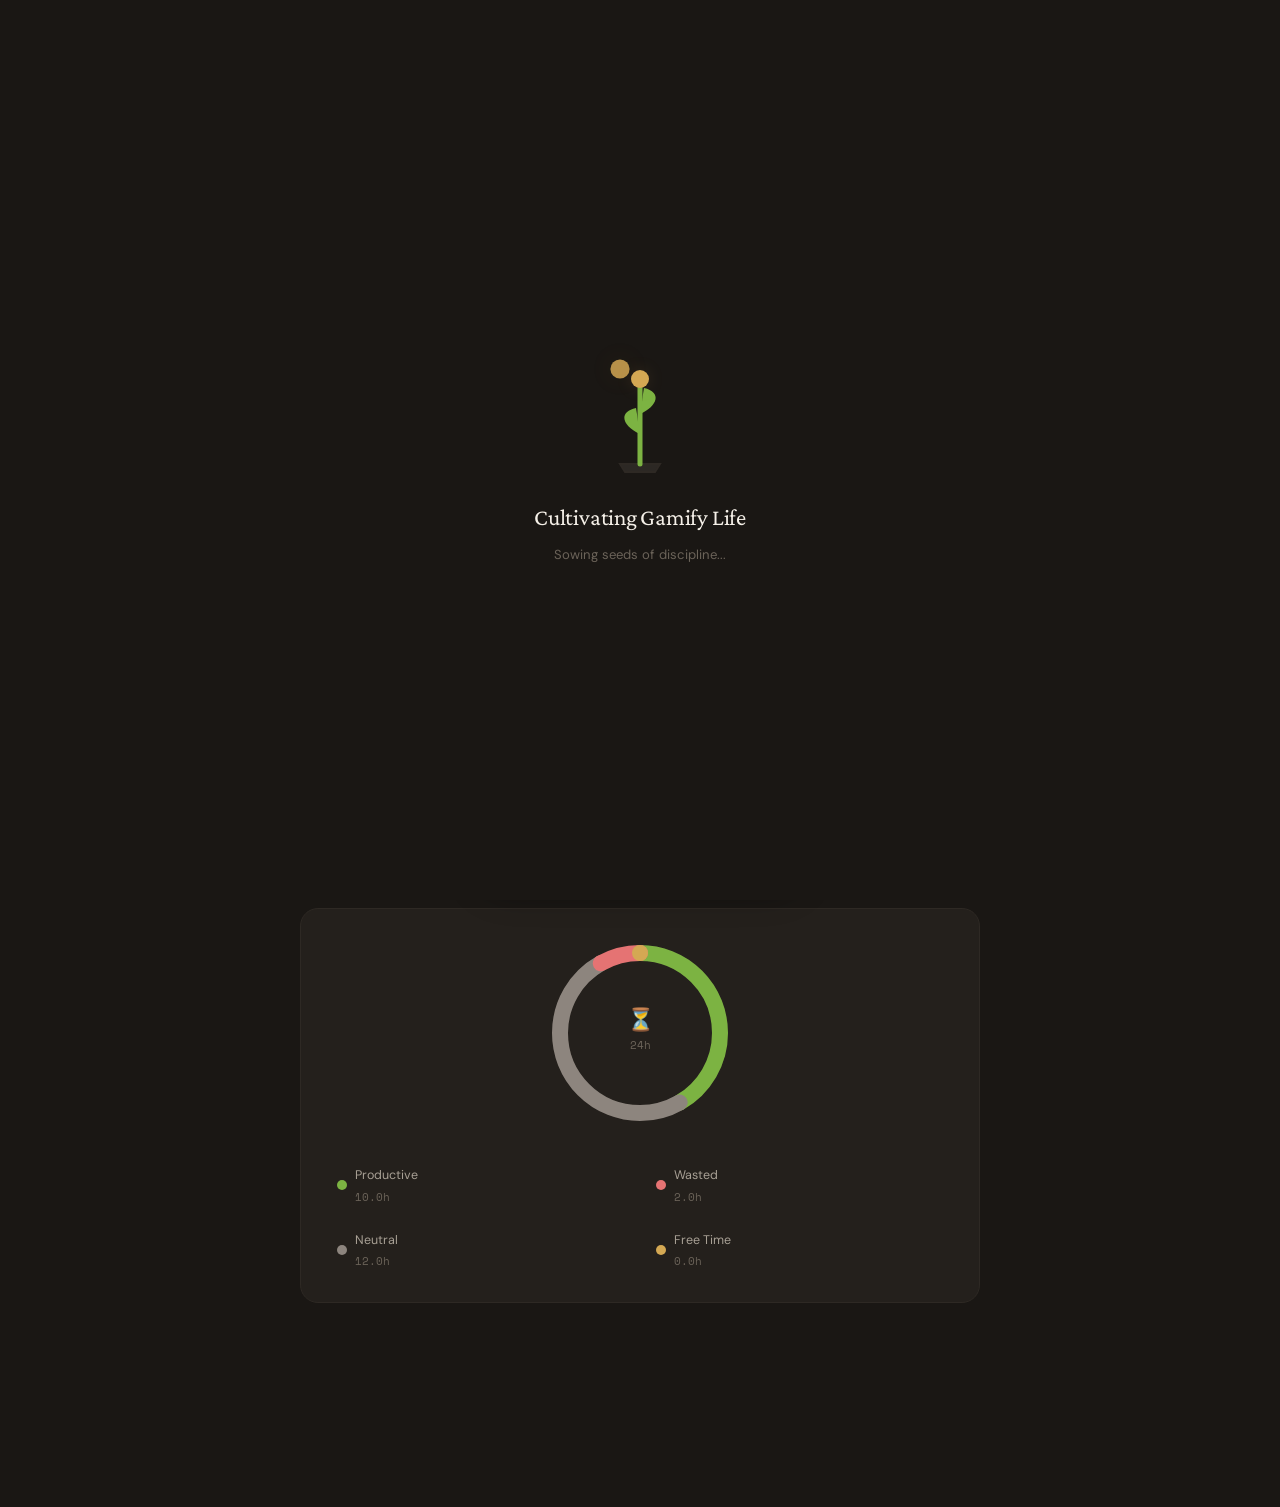
<file: index.html>
<!doctype html>
<html lang="en">
<head>
  <meta charset="utf-8" />
  <meta name="viewport" content="width=device-width, initial-scale=1" />
  <title>Gamify Life — Your Daily Journal</title>
  <meta name="description" content="A warm, gamified daily journal that grows a living garden as you complete your quests and build discipline." />
  <link rel="preconnect" href="https://fonts.googleapis.com" />
  <link rel="preconnect" href="https://fonts.gstatic.com" crossorigin />
  <link href="https://fonts.googleapis.com/css2?family=DM+Sans:ital,opsz,wght@0,9..40,300;0,9..40,400;0,9..40,500;0,9..40,600;0,9..40,700;1,9..40,400&family=Crimson+Pro:ital,wght@0,400;0,500;0,600;0,700;1,400;1,500&family=Space+Mono:wght@400;700&family=Caveat:wght@400;600&family=Playpen+Sans:wght@400;500&display=swap" rel="stylesheet" />

  <!-- Modular CSS -->
  <link rel="stylesheet" href="static/css/base.css" />
  <link rel="stylesheet" href="static/css/layout.css" />
  <link rel="stylesheet" href="static/css/components.css" />
  <link rel="stylesheet" href="static/css/garden.css" />
  <link rel="stylesheet" href="static/css/animations.css" />
</head>
<body>

  <!-- ═══════════════ LOADING SCREEN ═══════════════ -->
  <div class="loading-screen" id="loading-screen">
    <div class="loading-animation-container">
      <svg class="loading-sun-svg" viewBox="0 0 100 100">
        <circle cx="50" cy="50" r="16" fill="var(--accent)" />
      </svg>
      <svg class="loading-tree-svg" viewBox="0 0 100 120">
        <!-- Pot/ground -->
        <path d="M30 110 L70 110 L65 118 L35 118 Z" fill="#2C2824" stroke="var(--border)" stroke-width="2"/>
        <!-- Main growing stem -->
        <path id="loading-stem" d="M50 110 C50 85, 50 65, 50 25" fill="none" stroke="#7CB342" stroke-width="5" stroke-linecap="round" />
        <!-- Glowing leaves growing -->
        <path id="loading-leaf-l" d="M50 80 C32 72, 28 58, 46 54 C48 64, 48 72, 50 80" fill="#7CB342" />
        <path id="loading-leaf-r" d="M50 60 C68 52, 72 38, 54 34 C52 44, 52 52, 50 60" fill="#7CB342" />
        <!-- Bloom -->
        <circle id="loading-flower" cx="50" cy="25" r="9" fill="var(--accent)" />
      </svg>
    </div>
    <div class="loading-title">Cultivating Gamify Life</div>
    <div class="loading-sub">Sowing seeds of discipline...</div>
  </div>

  <!-- ═══════════════ LEVEL UP MODAL ═══════════════ -->
  <div class="overlay" id="level-modal">
    <div class="modal-card">
      <div class="modal-icon">🎉</div>
      <h2 class="modal-title">Level Up!</h2>
      <p class="modal-text">You've reached Level <strong id="modal-new-level">2</strong>. Your garden is blooming beautifully.</p>
      <button class="btn-primary" onclick="closeModal()">Keep growing</button>
    </div>
  </div>

  <!-- ═══════════════ PROFILE MODAL ═══════════════ -->
  <div class="overlay" id="profile-modal">
    <div class="modal-card profile-modal-card">
      <div class="modal-icon">👤</div>
      <h2 class="modal-title">Your Profile</h2>
      <form id="profile-form" onsubmit="saveProfile(event)">
        <div class="form-field">
          <label for="profile-name">Name</label>
          <input type="text" id="profile-name" name="name" class="form-input" required />
        </div>
        <div class="form-row">
          <div class="form-field">
            <label for="profile-age">Age</label>
            <input type="number" id="profile-age" name="age" class="form-input" placeholder="e.g. 25" />
          </div>
          <div class="form-field">
            <label for="profile-birthdate">Birthdate</label>
            <input type="date" id="profile-birthdate" name="birthdate" class="form-input" />
          </div>
        </div>
        <div class="form-field">
          <label for="profile-focus">Focus Level Goal</label>
          <select id="profile-focus" name="focus_level" class="form-input">
            <option value="Needs Realignment">Needs Realignment</option>
            <option value="Moderate">Moderate / Balanced</option>
            <option value="Laser Focused">Laser Focused</option>
          </select>
        </div>
        
        <!-- Focus suggestion box based on tracker data -->
        <div class="focus-suggestion-box">
          <div class="suggestion-header-row">
            <span class="suggestion-title">💡 Focus Suggestion</span>
            <span class="suggestion-badge" id="suggested-focus-badge">Moderate</span>
          </div>
          <div class="suggestion-reason" id="suggested-focus-reason">Log some routine activities to get a suggestion.</div>
          <button type="button" class="btn-activate-suggestion" onclick="applySuggestedFocus()">Apply Suggestion</button>
        </div>

        <div style="display: flex; gap: 12px; margin-top: 24px;">
          <button type="button" class="btn-secondary" onclick="closeProfileModal()">Cancel</button>
          <button type="submit" class="btn-primary" style="flex: 1;">Save Profile</button>
        </div>
      </form>
    </div>
  </div>

  <!-- ═══════════════ SETTINGS MODAL ═══════════════ -->
  <div class="overlay" id="settings-modal">
    <div class="modal-card">
      <div class="modal-icon">⚙️</div>
      <h2 class="modal-title">AI Settings</h2>
      <form id="settings-form" onsubmit="saveSettings(event)">
        <div class="form-field">
          <label for="settings-key">NVIDIA API Key</label>
          <input type="password" id="settings-key" class="form-input" placeholder="Paste your nvapi-..." />
          <p style="font-size: 0.68rem; color: var(--text-muted); margin-top: 4px; text-align: left;">
            Your key is saved locally in your browser and never sent to any server. Leave blank to run offline.
          </p>
        </div>
        <div class="form-field">
          <label for="settings-model">Model Name</label>
          <input type="text" id="settings-model" class="form-input" value="z-ai/glm-5.1" />
        </div>
        <div class="form-field">
          <label for="settings-url">API Base URL</label>
          <input type="text" id="settings-url" class="form-input" value="https://integrate.api.nvidia.com/v1" />
        </div>
        <div style="display: flex; gap: 12px; margin-top: 24px;">
          <button type="button" class="btn-secondary" onclick="closeSettingsModal()">Cancel</button>
          <button type="submit" class="btn-primary" style="flex: 1;">Save Settings</button>
        </div>
      </form>
    </div>
  </div>

  <!-- ═══════════════ TOP BAR ═══════════════ -->
  <div class="top-bar">
    <div class="ambient-time">
      <span class="time-dot"></span>
      <span id="ambient-clock">--:--</span>
      <span id="ambient-date" class="ambient-date"></span>
    </div>
    <div class="top-actions">
      <button class="top-btn" title="AI Settings" onclick="openSettingsModal()">⚙️</button>
      <button class="top-btn" title="Profile" onclick="openProfileModal()">👤</button>
    </div>
  </div>

  <!-- ═══════════════ MAIN CONTENT ═══════════════ -->
  <div class="app-shell">
    <div class="main-scroll">

      <!-- Flash Messages Container -->
      <div id="flash-container" class="flash-stack" style="display: none;"></div>

      <!-- ══════════ TAB: HOME ══════════ -->
      <div class="tab-panel" id="tab-home">

        <!-- 🌅 Morning Greeting -->
        <section class="greeting-section">
          <div class="greeting-label" id="greeting-label">Good morning</div>
          <h1 class="greeting-title">
            <span id="greeting-text-prefix">Good morning</span>, <span class="accent-name" id="display-profile-name">Explorer</span>
            <span id="greeting-icon">🌅</span>
          </h1>
          <p class="daily-quote" id="daily-slogan">"Focus on the process, not the outcome. Consistency wins."</p>

          <div class="intention-box">
            <span class="intention-icon">🎯</span>
            <input type="text" class="intention-input" placeholder="What's your intention for today?" id="intention-input" />
          </div>

          <div class="quick-stats">
            <div class="stat-pill accent-pill">
              <span class="pill-icon">🔥</span>
              <span class="pill-value" id="hud-streak">0</span>
              <span class="pill-label">streak</span>
            </div>
            <div class="stat-pill">
              <span class="pill-icon">⭐</span>
              <span class="pill-value">Lv.<span id="hud-level">1</span></span>
              <span class="pill-label">level</span>
            </div>
            <div class="stat-pill">
              <span class="pill-icon">🌱</span>
              <span class="pill-value"><span id="hud-xp-text">0</span>/100</span>
              <span class="pill-label">xp</span>
            </div>
          </div>
        </section>

        <!-- 🌱 Living Garden -->
        <section class="garden-section">
          <canvas class="garden-canvas" id="garden-canvas"></canvas>
          <div class="garden-overlay">
            <div class="garden-status">
              <div class="garden-stage">Garden Stage</div>
              <div class="garden-progress-text" id="garden-text">Loading garden…</div>
              <div class="garden-progress-bar">
                <div class="garden-progress-fill" id="garden-fill" style="width: 0%"></div>
              </div>
            </div>
          </div>
        </section>

        <!-- 📝 Quest Cards -->
        <section class="quests-section">
          <div class="section-header">
            <h2 class="section-title">Today's Quests</h2>
            <span class="section-meta" id="quest-count">0/0</span>
          </div>
          <div id="quest-list"></div>
        </section>

        <!-- 🍩 Time Ring -->
        <section class="time-section">
          <div class="section-header">
            <h2 class="section-title">How did you spend today?</h2>
          </div>
          <div class="time-ring-container">
            <svg class="time-ring-svg" viewBox="0 0 100 100">
              <circle cx="50" cy="50" r="40" fill="none" stroke="var(--border)" stroke-width="8" />
              <circle cx="50" cy="50" r="40" fill="none" stroke="var(--success)" stroke-width="8"
                stroke-dasharray="0 252" stroke-dashoffset="0" stroke-linecap="round"
                transform="rotate(-90 50 50)" id="ring-productive" />
              <circle cx="50" cy="50" r="40" fill="none" stroke="var(--neutral-gray)" stroke-width="8"
                stroke-dasharray="0 252" stroke-dashoffset="0" stroke-linecap="round"
                transform="rotate(-90 50 50)" id="ring-neutral" />
              <circle cx="50" cy="50" r="40" fill="none" stroke="var(--error)" stroke-width="8"
                stroke-dasharray="0 252" stroke-dashoffset="0" stroke-linecap="round"
                transform="rotate(-90 50 50)" id="ring-unproductive" />
              <circle cx="50" cy="50" r="40" fill="none" stroke="var(--accent)" stroke-width="8"
                stroke-dasharray="0 252" stroke-dashoffset="0" stroke-linecap="round"
                transform="rotate(-90 50 50)" id="ring-free" />
              <text x="50" y="47" text-anchor="middle" font-size="11" fill="var(--text-muted)">⏳</text>
              <text x="50" y="58" text-anchor="middle" font-size="5.5" fill="var(--text-muted)" font-family="var(--font-mono)">24h</text>
            </svg>
            <div class="time-legend">
              <div class="time-legend-item">
                <div class="legend-dot" style="background: var(--success)"></div>
                <div class="legend-info">
                  <span class="legend-label">Productive</span>
                  <span class="legend-time">0.0h</span>
                </div>
              </div>
              <div class="time-legend-item">
                <div class="legend-dot" style="background: var(--error)"></div>
                <div class="legend-info">
                  <span class="legend-label">Wasted</span>
                  <span class="legend-time">0.0h</span>
                </div>
              </div>
              <div class="time-legend-item">
                <div class="legend-dot" style="background: var(--neutral-gray)"></div>
                <div class="legend-info">
                  <span class="legend-label">Neutral</span>
                  <span class="legend-time">0.0h</span>
                </div>
              </div>
              <div class="time-legend-item">
                <div class="legend-dot" style="background: var(--accent)"></div>
                <div class="legend-info">
                  <span class="legend-label">Free Time</span>
                  <span class="legend-time">24.0h</span>
                </div>
              </div>
            </div>
          </div>
        </section>

      </div>


      <!-- ══════════ TAB: GOALS ══════════ -->
      <div class="tab-panel" id="tab-goals">

        <section>
          <div class="section-header">
            <h2 class="section-title">Initiate New Campaign</h2>
          </div>

          <form id="goal-form" onsubmit="handleGoalFormSubmit(event)">
            <div class="form-field">
              <label for="goal">Goal Description</label>
              <input id="goal" name="goal" type="text" class="form-input" placeholder="e.g. Run 10km under 50 mins" required />
            </div>
            <div class="form-field">
              <label for="current_level">Current Starting Level</label>
              <textarea id="current_level" name="current_level" class="form-input" rows="2" placeholder="e.g. Can run 5km in 30 mins"></textarea>
            </div>
            <div class="form-row">
              <div class="form-field">
                <label for="deadline">Target Deadline</label>
                <input id="deadline" name="deadline" type="text" class="form-input" placeholder="e.g. 45 days" />
              </div>
              <div class="form-field">
                <label for="available_time">Available Hours</label>
                <input id="available_time" name="available_time" type="text" class="form-input" placeholder="e.g. 1 hour daily" />
              </div>
            </div>
            <button type="submit" class="btn-primary">Generate Probability Plan</button>
          </form>
        </section>

        <section>
          <div class="section-header">
            <h2 class="section-title">Campaign Log Book</h2>
          </div>
          <div id="goal-log-book"></div>
        </section>
      </div>


      <!-- ══════════ TAB: ROUTINE ══════════ -->
      <div class="tab-panel" id="tab-routine">

        <section>
          <div class="section-header">
            <h2 class="section-title">Log Daily Activity</h2>
          </div>

          <form id="activity-form" onsubmit="handleActivityFormSubmit(event)">
            <div class="form-field">
              <label for="act-name">Activity Title</label>
              <input id="act-name" name="name" type="text" class="form-input" placeholder="e.g. Gym, Study, Social Media" required />
            </div>
            <div class="form-row">
              <div class="form-field">
                <label for="act-duration">Hours Spent</label>
                <input id="act-duration" name="duration" type="number" step="0.5" min="0.5" max="24" class="form-input" placeholder="e.g. 2" required />
              </div>
              <div class="form-field">
                <label for="act-type">Type</label>
                <select id="act-type" name="type" class="form-input" required>
                  <option value="productive">Productive</option>
                  <option value="neutral">Neutral</option>
                  <option value="unproductive">Unproductive</option>
                </select>
              </div>
            </div>
            <button type="submit" class="btn-secondary">Add to Tracker</button>
          </form>
        </section>

        <section>
          <div class="section-header">
            <h2 class="section-title">Schedule Map</h2>
            <span class="section-meta">0.0h logged</span>
          </div>
          <div id="routine-list"></div>
        </section>
      </div>


      <!-- ══════════ TAB: REVIEW ══════════ -->
      <div class="tab-panel" id="tab-review">

        <!-- 🌙 Evening Review -->
        <section class="evening-section" style="margin-bottom: var(--space-lg);">
          <div class="evening-icon">🌙</div>
          <h2 class="evening-title">Evening wind-down</h2>
          <ul class="evening-summary" id="review-summary-list">
            <li>🌱 Your garden is growing based on your quests.</li>
            <li>🔥 You kept a streak alive.</li>
            <li>⏳ Track and log your hours daily.</li>
          </ul>

          <form id="review-form">
            <div style="margin-bottom: var(--space-sm);">
              <label style="font-family: var(--font-mono); font-size: 0.65rem; text-transform: uppercase; letter-spacing: 0.15em; color: var(--text-muted); display: block; margin-bottom: 8px; text-align: left;">Discipline Rating</label>
              <input type="hidden" name="rating" id="review-rating-input" value="5" />
              <div class="star-row">
                <button type="button" class="star-btn selected" data-value="1">★</button>
                <button type="button" class="star-btn selected" data-value="2">★</button>
                <button type="button" class="star-btn selected" data-value="3">★</button>
                <button type="button" class="star-btn selected" data-value="4">★</button>
                <button type="button" class="star-btn selected" data-value="5">★</button>
              </div>
            </div>
            <input type="text" name="notes" class="evening-input" placeholder="One thing to carry into tomorrow…" required />
            <button type="submit" class="btn-primary">Close the journal & claim +15 XP →</button>
          </form>
        </section>

        <!-- Past reflections -->
        <section>
          <div class="section-header">
            <h2 class="section-title">Past Reflections</h2>
          </div>
          <div id="past-reflections-list"></div>
        </section>
      </div>

    </div>
  </div>


  <!-- ═══════════════ BOTTOM DOCK ═══════════════ -->
  <nav class="bottom-dock">
    <button class="dock-item active" data-tab="home">
      <span class="dock-icon">🏠</span>
      <span class="dock-label">Home</span>
    </button>
    <button class="dock-item" data-tab="goals">
      <span class="dock-icon">🎯</span>
      <span class="dock-label">Goals</span>
    </button>
    <button class="dock-item" data-tab="routine">
      <span class="dock-icon">⏱️</span>
      <span class="dock-label">Routine</span>
    </button>
    <button class="dock-item" data-tab="review">
      <span class="dock-icon">🌙</span>
      <span class="dock-label">Review</span>
    </button>
  </nav>


  <!-- ═══════════════ CHAT FAB ═══════════════ -->
  <button class="chat-fab" id="chat-fab">💬</button>

  <!-- ═══════════════ CHAT DRAWER ═══════════════ -->
  <div class="chat-drawer" id="chat-drawer">
    <div class="chat-header">
      <div class="chat-header-left">
        <span class="chat-header-icon">✨</span>
        <div>
          <div class="chat-header-title">Your Coach</div>
          <div class="chat-header-sub">Always here to help</div>
        </div>
      </div>
      <button class="chat-close" id="chat-close">✕</button>
    </div>
    <div class="chat-body" id="chat-body"></div>
    <div class="chat-footer">
      <input type="text" class="chat-input" id="chat-input" placeholder="Ask me anything…" />
      <button class="chat-send" id="chat-send">→</button>
    </div>
  </div>


  <!-- ═══════════════ CLIENT DB AND GENERATORS ═══════════════ -->
  <script src="static/js/db.js"></script>
  <script src="static/js/goal-generator.js"></script>

  <!-- ═══════════════ MODULAR JS ═══════════════ -->
  <script src="static/js/clock.js"></script>
  <script src="static/js/garden.js"></script>
  <script src="static/js/quests.js"></script>
  <script src="static/js/time-ring.js"></script>
  <script src="static/js/evening.js"></script>
  <script src="static/js/chat.js"></script>
  <script src="static/js/navigation.js"></script>
  <script src="static/js/profile.js"></script>

  <!-- ═══════════════ DYNAMIC BRIDGE INITIALIZER ═══════════════ -->
  <script>
    // Seeding dynamic data bridge on load
    (function() {
      // Set daily motivational quotes
      const MOTIVATIONAL_SLOGANS = [
        "Focus on the process, not the outcome. Consistency wins.",
        "You don't need motivation, you need discipline.",
        "Every action you take is a vote for the person you want to become.",
        "Discipline compounds. 1% better every single day.",
        "The pain of discipline is temporary; the pain of regret is permanent.",
        "Subtract the noise. Focus on the high-leverage bottlenecks.",
        "Consistency beats talent. Show up every day.",
        "Your daily routine is your actual priority. Expose the leaks."
      ];
      const sloganEl = document.getElementById('daily-slogan');
      if (sloganEl) {
        const idx = Math.floor(Math.random() * MOTIVATIONAL_SLOGANS.length);
        sloganEl.textContent = `"${MOTIVATIONAL_SLOGANS[idx]}"`;
      }

      // Sync user profile values on loading review summary
      function updateReviewSummaryText() {
        const profile = window.db.getProfile();
        const activities = window.db.getActivities();
        const totalHours = activities.reduce((sum, a) => sum + parseFloat(a.duration_hours), 0);
        
        const summary = document.getElementById('review-summary-list');
        if (summary) {
          summary.innerHTML = `
            <li>🌱 Your garden is growing based on your quests.</li>
            <li>🔥 You kept a ${profile.streak}-day streak alive.</li>
            <li>⏳ You logged ${totalHours.toFixed(1)} hours today.</li>
          `;
        }
      }

      // Intercept and handle forms locally
      window.handleGoalFormSubmit = function(e) {
        e.preventDefault();
        const goal = document.getElementById('goal').value.trim();
        const currentLevel = document.getElementById('current_level').value.trim();
        const deadline = document.getElementById('deadline').value.trim();
        const availableTime = document.getElementById('available_time').value.trim();

        if (!goal) return;

        showGoalLoader();

        setTimeout(async () => {
          try {
            const result = await window.goalGenerator.generateGoalPlan(goal, currentLevel, deadline, availableTime);
            window.db.saveGoal(
              result.goal,
              result.current_level,
              result.deadline,
              result.available_time,
              result.plan,
              result.probability,
              result.focus_score,
              result.rationale
            );

            // Re-render UI
            window.renderQuests();
            window.updateHudStats();
            renderGoalLogBook();
            showFlashMessage("Campaign successfully initiated!", "success");

            // Hide loader
            const loader = document.getElementById('loading-screen');
            if (loader) loader.classList.add('fade-out');

            // Reset fields
            document.getElementById('goal').value = '';
            document.getElementById('current_level').value = '';
            document.getElementById('deadline').value = '';
            document.getElementById('available_time').value = '';

            // Redirect tab to home
            const homeBtn = document.querySelector('.dock-item[data-tab="home"]');
            if (homeBtn) homeBtn.click();
          } catch(err) {
            console.error(err);
            alert("Generation failed: " + err.message);
            const loader = document.getElementById('loading-screen');
            if (loader) loader.classList.add('fade-out');
          }
        }, 800);
      };

      window.handleActivityFormSubmit = function(e) {
        e.preventDefault();
        const name = document.getElementById('act-name').value.trim();
        const duration = document.getElementById('act-duration').value.trim();
        const type = document.getElementById('act-type').value.trim();

        if (!name || !duration || !type) return;

        const res = window.db.addActivity(name, duration, type);
        if (res.success) {
          document.getElementById('act-name').value = '';
          document.getElementById('act-duration').value = '';
          
          renderRoutineList();
          window.renderTimeRing();
          showFlashMessage("Daily activity logged successfully.", "success");
        } else {
          alert(res.error);
        }
      };

      // Settings Modal Handlers
      window.openSettingsModal = function() {
        document.getElementById('settings-modal').classList.add('active');
        document.getElementById('settings-key').value = localStorage.getItem('gl_api_key') || '';
        document.getElementById('settings-model').value = localStorage.getItem('gl_api_model') || 'z-ai/glm-5.1';
        document.getElementById('settings-url').value = localStorage.getItem('gl_api_base_url') || 'https://integrate.api.nvidia.com/v1';
      };

      window.closeSettingsModal = function() {
        document.getElementById('settings-modal').classList.remove('active');
      };

      window.saveSettings = function(e) {
        e.preventDefault();
        const key = document.getElementById('settings-key').value.trim();
        const model = document.getElementById('settings-model').value.trim();
        const url = document.getElementById('settings-url').value.trim();

        if (key) {
          localStorage.setItem('gl_api_key', key);
        } else {
          localStorage.removeItem('gl_api_key');
        }
        localStorage.setItem('gl_api_model', model);
        localStorage.setItem('gl_api_base_url', url);

        closeSettingsModal();
        showFlashMessage("AI settings saved successfully!", "success");
      };

      // Flash Message Helper
      function showFlashMessage(text, category) {
        const container = document.getElementById('flash-container');
        if (!container) return;

        container.innerHTML = `<div class="flash-message ${category}">${text}</div>`;
        container.style.display = 'block';

        setTimeout(() => {
          container.style.opacity = '0';
          setTimeout(() => {
            container.style.display = 'none';
            container.style.opacity = '1';
          }, 600);
        }, 3000);
      }

      function showGoalLoader() {
        const loader = document.getElementById('loading-screen');
        if (loader) {
          const title = loader.querySelector('.loading-title');
          const subtitle = loader.querySelector('.loading-sub');
          if (title) title.textContent = 'Initiating New Campaign...';
          if (subtitle) subtitle.textContent = 'Analyzing daily routine leaks & compiling priority quests...';
          
          // Reset SVG stem, leaf and flower animations
          const stem = document.getElementById('loading-stem');
          if (stem) {
            stem.style.animation = 'none';
            void stem.offsetHeight;
            stem.style.animation = 'stem-grow 2.2s cubic-bezier(0.4, 0, 0.2, 1) 0.6s forwards';
          }
          const leafL = document.getElementById('loading-leaf-l');
          if (leafL) {
            leafL.style.animation = 'none';
            void leafL.offsetHeight;
            leafL.style.animation = 'leaf-grow 0.8s cubic-bezier(0.34, 1.56, 0.64, 1) 1.5s forwards';
          }
          const leafR = document.getElementById('loading-leaf-r');
          if (leafR) {
            leafR.style.animation = 'none';
            void leafR.offsetHeight;
            leafR.style.animation = 'leaf-grow 0.8s cubic-bezier(0.34, 1.56, 0.64, 1) 1.9s forwards';
          }
          const flower = document.getElementById('loading-flower');
          if (flower) {
            flower.style.animation = 'none';
            void flower.offsetHeight;
            flower.style.animation = 'leaf-grow 1s cubic-bezier(0.34, 1.56, 0.64, 1) 2.3s forwards';
          }
          
          loader.classList.remove('fade-out');
        }
      }

      function escapeHtml(str) {
        if (!str) return '';
        return str
          .replace(/&/g, '&amp;')
          .replace(/</g, '&lt;')
          .replace(/>/g, '&gt;')
          .replace(/"/g, '&quot;')
          .replace(/'/g, '&#039;');
      }

      function renderGoalLogBook() {
        const logBook = document.getElementById('goal-log-book');
        if (!logBook) return;

        const goals = window.db.getGoals();
        const headerMeta = document.querySelector('#tab-goals .section-header .section-meta');
        if (headerMeta) {
          headerMeta.textContent = `${goals.length} campaign${goals.length === 1 ? '' : 's'}`;
        }

        if (goals.length === 0) {
          logBook.innerHTML = `
            <div class="goal-card" style="text-align: center; color: var(--text-muted);">
              No campaigns yet. Create your first goal above!
            </div>
          `;
          return;
        }

        logBook.innerHTML = goals.map(g => `
          <div class="goal-card ${g.is_active === 1 ? 'is-active' : ''}">
            <div class="goal-card-header">
              <div class="goal-card-title">${escapeHtml(g.goal_text)}</div>
              <div class="goal-card-prob">${g.current_probability}</div>
            </div>
            <div class="goal-card-meta">
              <span class="quest-tag">Baseline: ${g.base_probability}</span>
              <span class="quest-tag">Focus: ${g.focus_score}</span>
              ${g.is_active === 1 ? '<span class="quest-tag xp-tag">Active</span>' : ''}
            </div>
            <div class="goal-card-actions">
              <button class="${g.is_active === 1 ? 'btn-deactivate' : 'btn-activate'}" onclick="window.toggleGoalActive(${g.id})">
                ${g.is_active === 1 ? 'Deactivate' : 'Activate'}
              </button>
              <button class="btn-danger" onclick="window.deleteGoalCampaign(${g.id})">Delete</button>
            </div>
          </div>
        `).join('');
      }
      window.renderGoalLogBook = renderGoalLogBook;

      window.toggleGoalActive = function(goalId) {
        const res = window.db.activateGoal(goalId);
        if (res.success) {
          renderGoalLogBook();
          window.renderQuests();
          window.updateHudStats();
        }
      };

      window.deleteGoalCampaign = function(goalId) {
        if (confirm("Delete this campaign and all quests?")) {
          const res = window.db.deleteGoal(goalId);
          if (res.success) {
            renderGoalLogBook();
            window.renderQuests();
            window.updateHudStats();
          }
        }
      };

      function renderRoutineList() {
        const routineList = document.getElementById('routine-list');
        if (!routineList) return;

        const activities = window.db.getActivities();
        const totalLogged = activities.reduce((sum, a) => sum + parseFloat(a.duration_hours), 0);
        
        const headerMeta = document.querySelector('#tab-routine .section-header .section-meta');
        if (headerMeta) {
          headerMeta.textContent = `${totalLogged.toFixed(1)}h logged`;
        }

        if (activities.length === 0) {
          routineList.innerHTML = `
            <div class="quest-card" style="cursor: default; text-align: center; color: var(--text-muted);">
              No activities logged yet. Start tracking above!
            </div>
          `;
          return;
        }

        routineList.innerHTML = activities.map(a => `
          <div class="quest-card" style="cursor: default;">
            <div class="quest-content">
              <div class="quest-title">${escapeHtml(a.name)}</div>
              <div class="quest-meta">
                <span class="quest-tag ${a.type === 'productive' ? 'xp-tag' : a.type === 'unproductive' ? 'prob-tag' : ''}" style="${a.type === 'unproductive' ? 'color: var(--error); border-color: rgba(229,115,115,.2);' : ''}">
                  ${a.duration_hours}h · ${a.type.charAt(0).toUpperCase() + a.type.slice(1)}
                </span>
              </div>
            </div>
            <div class="quest-reward">
              <button class="btn-danger" style="padding: 4px 8px; border: none; background: transparent; cursor: pointer; font-size: 1.1rem; line-height: 1;" onclick="window.deleteRoutineActivity(${a.id})">×</button>
            </div>
          </div>
        `).join('');
      }
      window.renderRoutineList = renderRoutineList;

      window.deleteRoutineActivity = function(activityId) {
        const res = window.db.deleteActivity(activityId);
        if (res.success) {
          renderRoutineList();
          window.renderTimeRing();
        }
      };

      function renderReflections() {
        const reflectionsList = document.getElementById('past-reflections-list');
        if (!reflectionsList) return;

        const reviews = window.db.getReviews();
        if (reviews.length === 0) {
          reflectionsList.innerHTML = `
            <div class="review-card" style="text-align: center; color: var(--text-muted);">
              No reflections yet. Complete your first evening review above.
            </div>
          `;
          return;
        }

        reflectionsList.innerHTML = reviews.map(r => {
          const rating = parseInt(r.rating) || 5;
          const starsHtml = '★'.repeat(rating) + '☆'.repeat(5 - rating);
          return `
            <div class="review-card">
              <div class="review-card-header">
                <div class="review-stars">${starsHtml}</div>
                <div class="review-date">${escapeHtml(r.created_at)}</div>
              </div>
              <p class="review-notes">"${escapeHtml(r.notes || 'No reflection notes.')}"</p>
            </div>
          `;
        }).join('');
      }
      window.renderReflections = renderReflections;

      // Initial loads
      renderGoalLogBook();
      renderRoutineList();
      renderReflections();
      updateReviewSummaryText();

      // Bind tab changes to reflections update
      const dockItems = document.querySelectorAll('.dock-item');
      dockItems.forEach(d => {
        d.addEventListener('click', () => {
          const tab = d.getAttribute('data-tab');
          if (tab === 'review') {
            updateReviewSummaryText();
            renderReflections();
          } else if (tab === 'goals') {
            renderGoalLogBook();
          } else if (tab === 'routine') {
            renderRoutineList();
          }
        });
      });
    })();
  </script>

</body>
</html>
</file>
<file: static/css/base.css>
/* ==========================================================================
   GAMIFY LIFE — BASE
   Design Tokens · Reset · Typography · Texture
   ========================================================================== */

:root {
  color-scheme: dark;

  /* ── Warm Earth Palette ── */
  --bg-app: #1A1714;
  --bg-sidebar: #141210;
  --surface-card: #24201C;
  --surface-inner: #1C1916;
  --surface-hover: #2C2824;
  --surface-glass: rgba(36, 32, 28, 0.82);

  /* ── Structural ── */
  --border: #2E2924;
  --border-focus: #3D3730;
  --border-light: #1A1714;

  /* ── Accent — Honey Gold ── */
  --accent: #D4A853;
  --accent-muted: #B8923A;
  --accent-transparent: rgba(212, 168, 83, 0.06);
  --accent-border: rgba(212, 168, 83, 0.18);
  --accent-glow: rgba(212, 168, 83, 0.12);

  /* ── Semantics ── */
  --success: #7CB342;
  --success-soft: rgba(124, 179, 66, 0.1);
  --error: #E57373;
  --error-soft: rgba(229, 115, 115, 0.1);
  --neutral-gray: #8D857E;

  /* ── Typography Colors ── */
  --text-primary: #F5F0E8;
  --text-secondary: #A8A095;
  --text-muted: #6B6359;

  /* ── Spacing Scale ── */
  --space-2xs: 4px;
  --space-xs: 8px;
  --space-sm: 16px;
  --space-md: 24px;
  --space-lg: 40px;
  --space-xl: 64px;

  /* ── Font Stacks ── */
  --font-sans: 'DM Sans', -apple-system, BlinkMacSystemFont, sans-serif;
  --font-serif: 'Crimson Pro', Georgia, serif;
  --font-mono: 'Space Mono', monospace;
  --font-diary: 'Playpen Sans', 'Caveat', cursive;

  /* ── Radii ── */
  --radius-sm: 10px;
  --radius: 18px;
  --radius-lg: 24px;
  --radius-full: 999px;

  /* ── Motion ── */
  --ease-bounce: cubic-bezier(0.34, 1.56, 0.64, 1);
  --ease-smooth: cubic-bezier(0.4, 0, 0.2, 1);
  --transition: 0.3s var(--ease-bounce);
  --transition-slow: 0.5s var(--ease-bounce);
}


/* ==========================================================================
   RESET
   ========================================================================== */
*,
*::before,
*::after {
  box-sizing: border-box;
  margin: 0;
  padding: 0;
}

html {
  scroll-behavior: smooth;
  -webkit-text-size-adjust: 100%;
}

body {
  font-family: var(--font-sans);
  font-size: 15px;
  background-color: var(--bg-app);
  color: var(--text-secondary);
  min-height: 100vh;
  min-height: 100dvh;
  overflow-x: hidden;
  line-height: 1.7;
  -webkit-font-smoothing: antialiased;
  -moz-osx-font-smoothing: grayscale;
  position: relative;
}


/* ==========================================================================
   PAPER TEXTURE OVERLAY
   ========================================================================== */
body::before {
  content: '';
  position: fixed;
  inset: 0;
  background-image: url("../assets/textures/paper_grain.svg");
  pointer-events: none;
  z-index: 0;
}


/* ==========================================================================
   WARM SCROLLBAR
   ========================================================================== */
::-webkit-scrollbar {
  width: 5px;
}

::-webkit-scrollbar-track {
  background: transparent;
}

::-webkit-scrollbar-thumb {
  background: var(--border-focus);
  border-radius: 10px;
}

::-webkit-scrollbar-thumb:hover {
  background: var(--text-muted);
}


/* ==========================================================================
   TYPOGRAPHY
   ========================================================================== */
h1, h2, h3, h4 {
  color: var(--text-primary);
  font-family: var(--font-serif);
  font-weight: 600;
  letter-spacing: -0.02em;
}

a {
  color: var(--accent);
  text-decoration: none;
}

strong {
  font-weight: 600;
  color: var(--text-primary);
}

::selection {
  background: var(--accent-transparent);
  color: var(--accent);
}
</file>
<file: static/css/layout.css>
/* ==========================================================================
   GAMIFY LIFE — LAYOUT
   App Shell · Top Bar · Dock · Tabs · Grid · Spacing
   ========================================================================== */


/* ── App Shell ── */
.app-shell {
  position: relative;
  z-index: 1;
  min-height: 100vh;
  min-height: 100dvh;
  display: flex;
  flex-direction: column;
  padding-bottom: 100px; /* space for dock */
}


/* ── Top Bar — Ambient Info ── */
.top-bar {
  position: fixed;
  top: 0;
  left: 0;
  right: 0;
  display: flex;
  justify-content: space-between;
  align-items: center;
  padding: var(--space-sm) var(--space-md);
  z-index: 50;
  background: linear-gradient(180deg, var(--bg-app) 60%, transparent);
  pointer-events: none;
}

.top-bar > * {
  pointer-events: auto;
}

.ambient-time {
  font-family: var(--font-mono);
  font-size: 1.05rem;
  color: var(--text-primary);
  letter-spacing: 0.05em;
  display: flex;
  align-items: center;
  gap: 10px;
}

.ambient-time .time-dot {
  width: 7px;
  height: 7px;
  background: var(--accent);
  border-radius: 50%;
  animation: pulse-dot 2s ease-in-out infinite;
}

.ambient-time .ambient-date {
  font-family: var(--font-sans);
  font-size: 0.88rem;
  color: var(--text-muted);
  border-left: 1px solid var(--border);
  padding-left: 10px;
  letter-spacing: 0;
}

.top-actions {
  display: flex;
  gap: var(--space-xs);
}

.top-btn {
  width: 36px;
  height: 36px;
  border-radius: var(--radius-full);
  background: var(--surface-card);
  border: 1px solid var(--border);
  color: var(--text-muted);
  display: flex;
  align-items: center;
  justify-content: center;
  cursor: pointer;
  transition: var(--transition);
  font-size: 0.9rem;
}

.top-btn:hover {
  border-color: var(--accent);
  color: var(--accent);
  transform: scale(1.08);
}


/* ── Main Scroll Area ── */
.main-scroll {
  flex: 1;
  overflow-y: auto;
  padding: 72px var(--space-md) var(--space-xl);
  max-width: 720px;
  margin: 0 auto;
  width: 100%;
}


/* ── Tab Panels ── */
.tab-panel {
  display: none;
}

.tab-panel.active {
  display: block;
  animation: fadeUp 0.4s var(--ease-smooth);
}


/* ── Bottom Dock ── */
.bottom-dock {
  position: fixed;
  bottom: var(--space-sm);
  left: 50%;
  transform: translateX(-50%);
  z-index: 100;
  background: var(--surface-glass);
  backdrop-filter: blur(24px) saturate(1.3);
  -webkit-backdrop-filter: blur(24px) saturate(1.3);
  border: 1px solid var(--border);
  border-radius: var(--radius-full);
  padding: 8px 12px;
  display: flex;
  gap: 4px;
  box-shadow:
    0 8px 32px rgba(0, 0, 0, 0.4),
    inset 0 1px 0 rgba(255, 255, 255, 0.03);
}

.dock-item {
  display: flex;
  flex-direction: column;
  align-items: center;
  gap: 3px;
  padding: 10px 18px;
  border-radius: var(--radius-full);
  background: transparent;
  border: none;
  color: var(--text-muted);
  cursor: pointer;
  transition: var(--transition);
  position: relative;
  font-family: var(--font-sans);
}

.dock-item:hover {
  color: var(--text-primary);
  background: var(--surface-hover);
}

.dock-item.active {
  color: var(--accent);
  background: var(--accent-transparent);
}

.dock-item.active::before {
  content: '';
  position: absolute;
  top: -2px;
  width: 5px;
  height: 5px;
  background: var(--accent);
  border-radius: 50%;
  box-shadow: 0 0 10px var(--accent-glow);
}

.dock-icon {
  font-size: 1.4rem;
  line-height: 1;
}

.dock-label {
  font-family: var(--font-mono);
  font-size: 0.55rem;
  text-transform: uppercase;
  letter-spacing: 0.08em;
}


/* ── Section Spacing ── */
section {
  margin-bottom: var(--space-lg);
}

.section-header {
  display: flex;
  justify-content: space-between;
  align-items: center;
  margin-bottom: var(--space-md);
}

.section-title {
  font-size: 1.15rem;
  font-weight: 600;
  color: var(--text-primary);
}

.section-meta {
  font-family: var(--font-mono);
  font-size: 0.72rem;
  color: var(--text-muted);
}


/* ── Flash Messages ── */
.flash-stack {
  margin-bottom: var(--space-md);
}

.flash-message {
  background: var(--surface-card);
  border: 1px solid var(--border);
  border-radius: var(--radius);
  padding: var(--space-xs) var(--space-sm);
  margin-bottom: var(--space-xs);
  font-size: 0.85rem;
  color: var(--text-secondary);
  animation: fadeUp 0.3s var(--ease-smooth);
}

.flash-message.success {
  border-color: var(--success);
  color: var(--success);
}

.flash-message.error {
  border-color: var(--error);
  color: var(--error);
}


/* ==========================================================================
   RESPONSIVE — Desktop → Tablet → Mobile
   ========================================================================== */

/* Large desktop: wider content */
@media (min-width: 1024px) {
  .main-scroll {
    max-width: 760px;
    padding-left: var(--space-lg);
    padding-right: var(--space-lg);
  }
}

/* Tablet */
@media (max-width: 768px) {
  .main-scroll {
    padding: 68px var(--space-sm) var(--space-xl);
  }
}

/* Mobile */
@media (max-width: 480px) {
  .main-scroll {
    padding: 64px 14px var(--space-xl);
  }

  .bottom-dock {
    left: 8px;
    right: 8px;
    transform: none;
    border-radius: var(--radius-lg);
    justify-content: space-around;
    padding: 6px 8px;
  }

  .dock-item {
    padding: 8px 12px;
  }

  .dock-label {
    display: none;
  }
}
</file>
<file: static/css/components.css>
/* ==========================================================================
   GAMIFY LIFE — COMPONENTS
   Greeting · Stat Pills · Quest Cards · Intention · Time Ring ·
   Goals Forms · Routine · Review · Chat Drawer · Modals
   ========================================================================== */


/* ==========================================================================
   GREETING SECTION
   ========================================================================== */
.greeting-section {
  animation: fadeUp 0.6s var(--ease-smooth);
}

.greeting-label {
  font-family: var(--font-mono);
  font-size: 0.65rem;
  text-transform: uppercase;
  letter-spacing: 0.2em;
  color: var(--text-muted);
  margin-bottom: var(--space-xs);
}

.greeting-title {
  font-size: clamp(1.8rem, 5vw, 2.4rem);
  font-weight: 600;
  color: var(--text-primary);
  margin-bottom: var(--space-sm);
  line-height: 1.2;
}

.greeting-title .accent-name {
  color: var(--accent);
  font-style: italic;
}

.daily-quote {
  font-family: var(--font-diary);
  font-size: 1.15rem;
  color: var(--text-secondary);
  line-height: 1.7;
  padding-left: var(--space-sm);
  border-left: 3px solid var(--accent);
  margin-bottom: var(--space-md);
  opacity: 0.9;
}

/* ── Intention Input ── */
.intention-box {
  background: var(--surface-inner);
  border: 1.5px solid var(--border);
  border-radius: 255px 12px 225px 15px/12px 225px 15px 255px;
  padding: var(--space-sm) var(--space-md);
  display: flex;
  align-items: center;
  gap: var(--space-sm);
  transition: var(--transition);
}

.intention-box:focus-within {
  border-color: var(--accent);
  box-shadow: 0 0 0 3px var(--accent-transparent);
}

.intention-icon {
  font-size: 1.2rem;
  opacity: 0.6;
}

.intention-input {
  flex: 1;
  background: transparent;
  border: none;
  color: var(--text-primary);
  font-family: var(--font-diary);
  font-size: 1.05rem;
  outline: none;
  padding: 4px 0;
}

.intention-input::placeholder {
  color: var(--text-muted);
  font-style: italic;
}


/* ==========================================================================
   STAT PILLS — Tiny reward badges
   ========================================================================== */
.quick-stats {
  display: flex;
  gap: var(--space-xs);
  margin-top: var(--space-md);
  flex-wrap: wrap;
}

.stat-pill {
  display: flex;
  align-items: center;
  gap: 6px;
  background: var(--surface-card);
  border: 1px solid var(--border);
  border-radius: var(--radius-full);
  padding: 7px 16px;
  font-size: 0.82rem;
  transition: var(--transition);
}

.stat-pill:hover {
  border-color: var(--border-focus);
  transform: translateY(-1px);
}

.stat-pill .pill-icon {
  font-size: 0.95rem;
}

.stat-pill .pill-value {
  font-weight: 700;
  color: var(--text-primary);
  font-family: var(--font-mono);
  font-size: 0.78rem;
}

.stat-pill .pill-label {
  color: var(--text-muted);
  font-size: 0.7rem;
}

.stat-pill.accent-pill {
  border-color: var(--accent-border);
  background: var(--accent-transparent);
}

.stat-pill.accent-pill .pill-value {
  color: var(--accent);
}


/* ==========================================================================
   QUEST CARDS — Tappable card stack
   ========================================================================== */
.quest-card {
  background: var(--surface-card);
  border: 1.5px solid var(--border);
  border-radius: 255px 12px 225px 15px/12px 225px 15px 255px;
  padding: var(--space-md);
  margin-bottom: var(--space-sm);
  display: flex;
  align-items: flex-start;
  gap: var(--space-sm);
  transition: var(--transition);
  cursor: pointer;
  position: relative;
  overflow: hidden;
}

.quest-card::before {
  content: '';
  position: absolute;
  left: 0;
  top: 0;
  bottom: 0;
  width: 3px;
  background: var(--border);
  transition: var(--transition);
}

.quest-card:hover {
  border-color: var(--border-focus);
  transform: translateY(-2px);
  box-shadow: 0 8px 30px rgba(0, 0, 0, 0.25);
}

.quest-card:hover::before {
  background: var(--accent);
}

.quest-card:active {
  transform: translateY(0) scale(0.99);
}

/* Done state */
.quest-card.done {
  opacity: 0.5;
  border-color: var(--border);
}

.quest-card.done::before {
  background: var(--success);
}

.quest-card.done .quest-title {
  text-decoration: line-through;
  color: var(--text-muted);
}

/* Checkbox */
.quest-checkbox {
  width: 24px;
  height: 24px;
  min-width: 24px;
  border: 2px solid var(--border-focus);
  border-radius: 8px;
  display: flex;
  align-items: center;
  justify-content: center;
  transition: var(--transition);
  margin-top: 2px;
}

.quest-card:hover .quest-checkbox {
  border-color: var(--accent-muted);
}

.quest-card.done .quest-checkbox {
  background: var(--success);
  border-color: var(--success);
}

.quest-checkbox .check-icon {
  color: var(--bg-app);
  font-size: 0.8rem;
  font-weight: 700;
  opacity: 0;
  transform: scale(0);
  transition: var(--transition);
}

.quest-card.done .quest-checkbox .check-icon {
  opacity: 1;
  transform: scale(1);
}

/* Content */
.quest-content {
  flex: 1;
  min-width: 0;
}

.quest-title {
  font-family: var(--font-diary);
  font-size: 1.05rem;
  font-weight: 500;
  color: var(--text-primary);
  margin-bottom: 4px;
  transition: var(--transition);
}

.quest-meta {
  display: flex;
  align-items: center;
  gap: var(--space-xs);
  flex-wrap: wrap;
}

.quest-tag {
  font-family: var(--font-mono);
  font-size: 0.6rem;
  text-transform: uppercase;
  letter-spacing: 0.1em;
  color: var(--text-muted);
  background: var(--surface-inner);
  padding: 3px 10px;
  border-radius: var(--radius-full);
  border: 1px solid var(--border);
}

.quest-tag.xp-tag {
  color: var(--accent);
  border-color: var(--accent-border);
  background: var(--accent-transparent);
}

.quest-tag.prob-tag {
  color: var(--success);
  border-color: rgba(124, 179, 66, 0.2);
  background: var(--success-soft);
}

/* Reward */
.quest-reward {
  display: flex;
  flex-direction: column;
  align-items: flex-end;
  gap: 2px;
}

.quest-xp {
  font-family: var(--font-mono);
  font-size: 0.75rem;
  font-weight: 700;
  color: var(--accent);
}


/* ── Add Quest Button ── */
.add-quest-btn {
  width: 100%;
  padding: var(--space-sm);
  background: transparent;
  border: 2px dashed var(--border);
  border-radius: var(--radius);
  color: var(--text-muted);
  font-family: var(--font-sans);
  font-size: 0.9rem;
  font-weight: 500;
  cursor: pointer;
  transition: var(--transition);
  display: flex;
  align-items: center;
  justify-content: center;
  gap: var(--space-xs);
}

.add-quest-btn:hover {
  border-color: var(--accent);
  color: var(--accent);
  background: var(--accent-transparent);
}


/* ==========================================================================
   QUEST CARD — Expandable State & Subtasks
   ========================================================================== */

/* Make quest-card a flex column so subtasks flow below the main row */
.quest-card.has-subtasks {
  flex-wrap: wrap;
  cursor: default;
}

/* The main quest row (checkbox + content + reward) */
.quest-main-row {
  display: flex;
  align-items: flex-start;
  gap: var(--space-sm);
  width: 100%;
}

/* Expand indicator */
.quest-expand-indicator {
  display: flex;
  align-items: center;
  justify-content: center;
  width: 20px;
  height: 20px;
  color: var(--text-muted);
  font-size: 0.7rem;
  transition: transform 0.3s var(--ease-smooth), color 0.2s ease;
  cursor: pointer;
  flex-shrink: 0;
  margin-top: 4px;
  opacity: 0.6;
}

.quest-expand-indicator:hover {
  color: var(--accent);
  opacity: 1;
}

.quest-card.expanded .quest-expand-indicator {
  transform: rotate(90deg);
  color: var(--accent);
  opacity: 1;
}

/* Subtask progress badge */
.subtask-progress-badge {
  font-family: var(--font-mono);
  font-size: 0.58rem;
  text-transform: uppercase;
  letter-spacing: 0.05em;
  color: var(--text-muted);
  background: var(--surface-inner);
  padding: 2px 8px;
  border-radius: var(--radius-full);
  border: 1px solid var(--border);
  white-space: nowrap;
  transition: var(--transition);
}

.subtask-progress-badge.all-done {
  color: var(--success);
  border-color: rgba(124, 179, 66, 0.3);
  background: var(--success-soft);
}

/* Subtasks container */
.quest-subtasks-container {
  width: 100%;
  max-height: 0;
  overflow: hidden;
  transition: max-height 0.4s var(--ease-smooth), opacity 0.3s ease, margin-top 0.3s ease;
  opacity: 0;
  margin-top: 0;
}

.quest-card.expanded .quest-subtasks-container {
  max-height: 600px;
  opacity: 1;
  margin-top: var(--space-sm);
}

.quest-subtasks-list {
  padding-left: 36px;
  display: flex;
  flex-direction: column;
  gap: 2px;
}

/* Individual subtask item */
.subtask-item {
  display: flex;
  align-items: center;
  gap: 10px;
  padding: 8px 12px;
  border-radius: var(--radius-sm);
  transition: var(--transition);
  cursor: pointer;
  position: relative;
}

.subtask-item:hover {
  background: var(--surface-hover);
}

/* Subtask checkbox */
.subtask-checkbox {
  width: 18px;
  height: 18px;
  min-width: 18px;
  border: 1.5px solid var(--border-focus);
  border-radius: 5px;
  display: flex;
  align-items: center;
  justify-content: center;
  transition: var(--transition);
  background: transparent;
}

.subtask-item:hover .subtask-checkbox {
  border-color: var(--accent-muted);
}

.subtask-item.done .subtask-checkbox {
  background: var(--success);
  border-color: var(--success);
}

.subtask-checkbox .subtask-check-icon {
  color: var(--bg-app);
  font-size: 0.6rem;
  font-weight: 700;
  opacity: 0;
  transform: scale(0);
  transition: var(--transition);
}

.subtask-item.done .subtask-checkbox .subtask-check-icon {
  opacity: 1;
  transform: scale(1);
}

/* Subtask text */
.subtask-text {
  font-family: var(--font-sans);
  font-size: 0.84rem;
  color: var(--text-secondary);
  line-height: 1.4;
  transition: var(--transition);
}

.subtask-item.done .subtask-text {
  text-decoration: line-through;
  color: var(--text-muted);
  opacity: 0.6;
}

/* Divider line between main quest and subtasks */
.quest-subtasks-divider {
  width: 100%;
  height: 1px;
  background: var(--border);
  margin-bottom: var(--space-xs);
  opacity: 0.5;
}


/* ==========================================================================
   TIME RING — Donut Chart
   ========================================================================== */
.time-ring-container {
  background: var(--surface-card);
  border: 1px solid var(--border);
  border-radius: var(--radius);
  padding: var(--space-md);
  display: flex;
  flex-direction: column;
  align-items: center;
}

.time-ring-svg {
  width: 200px;
  height: 200px;
  margin-bottom: var(--space-md);
}

.time-ring-svg circle {
  transition: stroke-dasharray 0.8s var(--ease-bounce);
}

.time-legend {
  display: grid;
  grid-template-columns: 1fr 1fr;
  gap: var(--space-xs);
  width: 100%;
}

.time-legend-item {
  display: flex;
  align-items: center;
  gap: 8px;
  padding: 8px 12px;
  border-radius: var(--radius-sm);
  transition: var(--transition);
  cursor: default;
}

.time-legend-item:hover {
  background: var(--surface-hover);
}

.legend-dot {
  width: 10px;
  height: 10px;
  border-radius: 50%;
  flex-shrink: 0;
}

.legend-info {
  display: flex;
  flex-direction: column;
}

.legend-label {
  font-size: 0.78rem;
  color: var(--text-secondary);
}

.legend-time {
  font-family: var(--font-mono);
  font-size: 0.7rem;
  color: var(--text-muted);
}


/* ==========================================================================
   EVENING REVIEW
   ========================================================================== */
.evening-section {
  background: linear-gradient(180deg, var(--surface-card), var(--surface-inner));
  border: 1px solid var(--border);
  border-radius: var(--radius);
  padding: var(--space-lg) var(--space-md);
  text-align: center;
}

.evening-icon {
  font-size: 2.5rem;
  margin-bottom: var(--space-xs);
}

.evening-title {
  font-family: var(--font-serif);
  font-size: 1.4rem;
  margin-bottom: var(--space-sm);
}

.evening-summary {
  font-size: 0.92rem;
  color: var(--text-secondary);
  margin-bottom: var(--space-md);
  line-height: 1.9;
  list-style: none;
  text-align: left;
  padding-left: var(--space-sm);
}

.evening-summary li {
  margin-bottom: 4px;
}

.evening-input {
  width: 100%;
  background: var(--surface-inner);
  border: 1.5px solid var(--border);
  border-radius: 255px 12px 225px 15px/12px 225px 15px 255px;
  padding: 12px var(--space-sm);
  color: var(--text-primary);
  font-family: var(--font-diary);
  font-size: 1.05rem;
  outline: none;
  margin-bottom: var(--space-sm);
  transition: var(--transition);
}

.evening-input:focus {
  border-color: var(--accent);
  box-shadow: 0 0 0 3px var(--accent-transparent);
}


/* ==========================================================================
   FORMS — Goal Input, Activity Logging
   ========================================================================== */
.form-field {
  margin-bottom: var(--space-sm);
}

.form-field label {
  display: block;
  font-family: var(--font-mono);
  font-size: 0.65rem;
  text-transform: uppercase;
  letter-spacing: 0.15em;
  color: var(--text-muted);
  margin-bottom: var(--space-2xs);
}

.form-input {
  width: 100%;
  background: var(--surface-inner);
  border: 1.5px solid var(--border);
  border-radius: var(--radius-sm);
  padding: 12px var(--space-sm);
  color: var(--text-primary);
  font-family: var(--font-sans);
  font-size: 0.9rem;
  outline: none;
  transition: var(--transition);
}

.form-input:focus {
  border-color: var(--accent);
  box-shadow: 0 0 0 3px var(--accent-transparent);
}

.form-input::placeholder {
  color: var(--text-muted);
  font-style: italic;
}

textarea.form-input {
  resize: none;
  min-height: 72px;
}

select.form-input {
  appearance: none;
  cursor: pointer;
  background-image: url("data:image/svg+xml,%3Csvg xmlns='http://www.w3.org/2000/svg' width='12' height='12' viewBox='0 0 24 24' fill='%236B6359'%3E%3Cpath d='M7 10l5 5 5-5z'/%3E%3C/svg%3E");
  background-repeat: no-repeat;
  background-position: right 12px center;
  padding-right: 32px;
}

.form-row {
  display: flex;
  gap: var(--space-sm);
}

.form-row > * {
  flex: 1;
}


/* ── Buttons ── */
.btn-primary {
  width: 100%;
  background: linear-gradient(135deg, var(--accent), var(--accent-muted));
  color: var(--bg-app);
  border: none;
  border-radius: var(--radius-sm);
  padding: 14px;
  font-weight: 700;
  font-family: var(--font-sans);
  font-size: 0.88rem;
  text-transform: uppercase;
  letter-spacing: 0.05em;
  cursor: pointer;
  transition: var(--transition);
  box-shadow: 0 4px 15px rgba(212, 168, 83, 0.2);
  margin-top: var(--space-sm);
}

.btn-primary:hover {
  transform: translateY(-2px);
  box-shadow: 0 8px 25px rgba(212, 168, 83, 0.3);
}

.btn-primary:active {
  transform: translateY(0);
}

.btn-secondary {
  width: 100%;
  background: transparent;
  color: var(--accent);
  border: 1.5px solid var(--accent-border);
  border-radius: var(--radius-sm);
  padding: 14px;
  font-weight: 600;
  font-family: var(--font-sans);
  font-size: 0.88rem;
  cursor: pointer;
  transition: var(--transition);
  margin-top: var(--space-sm);
}

.btn-secondary:hover {
  background: var(--accent-transparent);
  border-color: var(--accent);
}

.btn-danger {
  background: transparent;
  color: var(--error);
  border: 1px solid rgba(229, 115, 115, 0.2);
  border-radius: var(--radius-sm);
  padding: 6px 14px;
  font-size: 0.75rem;
  cursor: pointer;
  transition: var(--transition);
  font-family: var(--font-sans);
}

.btn-danger:hover {
  background: var(--error-soft);
  border-color: var(--error);
}

.btn-activate {
  background: transparent;
  color: var(--success);
  border: 1px solid rgba(124, 179, 66, 0.2);
  border-radius: var(--radius-sm);
  padding: 6px 14px;
  font-size: 0.75rem;
  cursor: pointer;
  transition: var(--transition);
  font-family: var(--font-sans);
}

.btn-activate:hover {
  background: var(--success-soft);
  border-color: var(--success);
}

.btn-deactivate {
  background: transparent;
  color: var(--text-muted);
  border: 1px solid var(--border);
  border-radius: var(--radius-sm);
  padding: 6px 14px;
  font-size: 0.75rem;
  cursor: pointer;
  transition: var(--transition);
  font-family: var(--font-sans);
}

.btn-deactivate:hover {
  background: var(--error-soft);
  color: var(--error);
  border-color: var(--error);
}

/* Goal tag on quest cards */
.goal-tag {
  color: var(--accent) !important;
  border-color: var(--accent-border) !important;
  font-weight: 600;
}

/* ==========================================================================
   STAR RATING
   ========================================================================== */
.star-row {
  display: flex;
  gap: 4px;
  margin-bottom: var(--space-sm);
}

.star-btn {
  background: transparent;
  border: none;
  color: var(--border-focus);
  font-size: 1.6rem;
  cursor: pointer;
  transition: color 0.2s var(--ease-smooth);
  padding: 0;
  line-height: 1;
}

.star-btn.selected,
.star-btn:hover {
  color: var(--accent);
}


/* ==========================================================================
   GOAL LOG CARDS
   ========================================================================== */
.goal-card {
  background: var(--surface-card);
  border: 1.5px solid var(--border);
  border-radius: 255px 12px 225px 15px/12px 225px 15px 255px;
  padding: var(--space-md);
  margin-bottom: var(--space-sm);
  transition: var(--transition);
}

.goal-card.is-active {
  border-color: var(--accent-border);
  box-shadow: 0 0 0 1px var(--accent-transparent);
}

.goal-card-header {
  display: flex;
  justify-content: space-between;
  align-items: flex-start;
  gap: var(--space-sm);
  margin-bottom: var(--space-xs);
}

.goal-card-title {
  font-family: var(--font-diary);
  font-size: 1.05rem;
  font-weight: 500;
  color: var(--text-primary);
}

.goal-card-prob {
  font-family: var(--font-mono);
  font-size: 0.82rem;
  font-weight: 700;
  color: var(--accent);
  white-space: nowrap;
}

.goal-card-meta {
  display: flex;
  gap: var(--space-xs);
  margin-bottom: var(--space-sm);
  flex-wrap: wrap;
}

.goal-card-actions {
  display: flex;
  gap: var(--space-xs);
}


/* ==========================================================================
   REVIEW LOG
   ========================================================================== */
.review-card {
  background: var(--surface-card);
  background-image: linear-gradient(rgba(212, 168, 83, 0.04) 1px, transparent 1px);
  background-size: 100% 28px;
  border: 1px solid var(--border);
  border-radius: 255px 12px 225px 15px/12px 225px 15px 255px;
  padding: var(--space-md);
  margin-bottom: var(--space-sm);
  line-height: 28px;
}

.review-card-header {
  display: flex;
  justify-content: space-between;
  margin-bottom: var(--space-xs);
}

.review-stars {
  color: var(--accent);
  font-size: 0.9rem;
  letter-spacing: 2px;
}

.review-date {
  font-family: var(--font-mono);
  font-size: 0.65rem;
  color: var(--text-muted);
}

.review-notes {
  font-family: var(--font-diary);
  font-size: 1.15rem;
  color: var(--text-secondary);
}


/* ==========================================================================
   CHAT FAB & DRAWER
   ========================================================================== */
.chat-fab {
  position: fixed;
  bottom: 90px;
  right: var(--space-md);
  width: 54px;
  height: 54px;
  border-radius: 50%;
  background: linear-gradient(135deg, var(--accent), var(--accent-muted));
  border: none;
  color: var(--bg-app);
  display: flex;
  align-items: center;
  justify-content: center;
  cursor: pointer;
  transition: var(--transition);
  z-index: 90;
  box-shadow: 0 4px 20px rgba(212, 168, 83, 0.25);
  font-size: 1.4rem;
}

.chat-fab:hover {
  transform: scale(1.1) rotate(-5deg);
  box-shadow: 0 6px 28px rgba(212, 168, 83, 0.35);
}

.chat-drawer {
  position: fixed;
  top: 0;
  right: -100%;
  width: 100%;
  max-width: 420px;
  height: 100vh;
  height: 100dvh;
  background: var(--bg-sidebar);
  border-left: 1px solid var(--border);
  display: flex;
  flex-direction: column;
  transition: right 0.35s var(--ease-bounce);
  z-index: 200;
  box-shadow: -10px 0 40px rgba(0, 0, 0, 0.5);
}

.chat-drawer.open {
  right: 0;
}

.chat-header {
  padding: var(--space-sm) var(--space-md);
  border-bottom: 1px solid var(--border);
  display: flex;
  justify-content: space-between;
  align-items: center;
  background: var(--surface-card);
}

.chat-header-left {
  display: flex;
  align-items: center;
  gap: var(--space-xs);
}

.chat-header-icon {
  font-size: 1.2rem;
}

.chat-header-title {
  font-size: 0.95rem;
  font-weight: 600;
  font-family: var(--font-serif);
}

.chat-header-sub {
  font-size: 0.65rem;
  font-family: var(--font-mono);
  color: var(--text-muted);
  text-transform: uppercase;
}

.chat-close {
  background: transparent;
  border: none;
  color: var(--text-muted);
  font-size: 1.4rem;
  cursor: pointer;
  transition: var(--transition);
  padding: 4px;
}

.chat-close:hover {
  color: var(--text-primary);
}

.chat-body {
  flex: 1;
  overflow-y: auto;
  padding: var(--space-md);
  display: flex;
  flex-direction: column;
  gap: var(--space-sm);
}

.chat-bubble-wrap {
  display: flex;
  width: 100%;
}

.chat-bubble-wrap.user {
  justify-content: flex-end;
}

.chat-bubble-wrap.assistant {
  justify-content: flex-start;
}

.chat-bubble {
  max-width: 85%;
  padding: var(--space-xs) var(--space-sm);
  border-radius: var(--radius-sm);
  font-size: 0.9rem;
  line-height: 1.6;
  word-wrap: break-word;
}

/* Proposed Task Widget inside Chat */
.proposed-task-card {
  margin-top: 10px;
  padding: 12px;
  background: var(--surface-card);
  border: 1px solid var(--accent-muted);
  border-radius: var(--radius-sm);
  box-shadow: 0 4px 12px rgba(0,0,0,0.2);
}

.proposed-task-header {
  font-family: var(--font-mono);
  font-size: 0.65rem;
  color: var(--accent);
  text-transform: uppercase;
  margin-bottom: 4px;
  letter-spacing: 0.05em;
}

.proposed-task-title {
  font-family: var(--font-sans);
  font-size: 0.95rem;
  font-weight: 600;
  color: var(--text-primary);
  margin-bottom: 8px;
}

.proposed-task-meta {
  display: flex;
  gap: 6px;
  margin-bottom: 12px;
}

.btn-add-task {
  width: 100%;
  background: linear-gradient(135deg, var(--accent), var(--accent-muted));
  color: var(--bg-app);
  border: none;
  padding: 8px;
  border-radius: var(--radius-sm);
  font-family: var(--font-sans);
  font-weight: 600;
  cursor: pointer;
  transition: var(--transition);
}

.btn-add-task:hover {
  transform: translateY(-2px);
  box-shadow: 0 4px 15px rgba(212, 168, 83, 0.3);
}

.proposed-task-success {
  color: var(--success);
  font-size: 0.85rem;
  font-weight: 600;
  text-align: center;
  padding: 8px 0;
}

.chat-bubble-wrap.user .chat-bubble {
  background: linear-gradient(135deg, var(--surface-card), var(--surface-hover));
  border: 1px solid var(--border-focus);
  color: var(--text-primary);
}

.chat-bubble-wrap.assistant .chat-bubble {
  background: var(--surface-inner);
  border: 1px solid var(--border);
  color: var(--text-secondary);
}

.chat-footer {
  padding: var(--space-sm);
  border-top: 1px solid var(--border);
  background: var(--surface-card);
  display: flex;
  gap: var(--space-xs);
}

.chat-input {
  flex: 1;
  background: var(--surface-inner);
  border: 1.5px solid var(--border);
  border-radius: var(--radius-full);
  padding: 10px 16px;
  color: var(--text-primary);
  font-family: var(--font-sans);
  font-size: 0.9rem;
  outline: none;
  transition: var(--transition);
}

.chat-input:focus {
  border-color: var(--accent);
  box-shadow: 0 0 0 3px var(--accent-transparent);
}

.chat-send {
  width: 44px;
  height: 44px;
  border-radius: 50%;
  background: linear-gradient(135deg, var(--accent), var(--accent-muted));
  border: none;
  color: var(--bg-app);
  display: flex;
  align-items: center;
  justify-content: center;
  cursor: pointer;
  transition: var(--transition);
  flex-shrink: 0;
  font-size: 1.1rem;
}

.chat-send:hover {
  transform: scale(1.08);
}


/* ==========================================================================
   MODALS & OVERLAYS
   ========================================================================== */
.overlay {
  position: fixed;
  inset: 0;
  background: rgba(22, 20, 18, 0.85);
  backdrop-filter: blur(8px);
  display: flex;
  align-items: center;
  justify-content: center;
  opacity: 0;
  pointer-events: none;
  transition: opacity 0.3s ease;
  z-index: 2000;
  padding: var(--space-md);
}

.overlay.active {
  opacity: 1;
  pointer-events: auto;
}

.modal-card {
  background: linear-gradient(180deg, var(--surface-card), var(--surface-inner));
  border: 1.5px solid var(--accent);
  border-radius: var(--radius);
  padding: var(--space-lg);
  max-width: 360px;
  width: 100%;
  text-align: center;
  transform: scale(0.95);
  transition: transform 0.3s var(--ease-bounce);
  box-shadow: 0 0 50px var(--accent-glow);
}

.overlay.active .modal-card {
  transform: scale(1);
}

.modal-icon {
  font-size: 3rem;
  margin-bottom: var(--space-sm);
}

.modal-title {
  font-family: var(--font-serif);
  font-size: 1.5rem;
  margin-bottom: var(--space-xs);
}

.modal-text {
  font-size: 0.9rem;
  color: var(--text-secondary);
  margin-bottom: var(--space-md);
}


/* ==========================================================================
   RESPONSIVE — Components
   ========================================================================== */
@media (max-width: 480px) {
  .greeting-title {
    font-size: 1.6rem;
  }

  .time-ring-svg {
    width: 160px;
    height: 160px;
  }

  .time-legend {
    grid-template-columns: 1fr;
  }

  .form-row {
    flex-direction: column;
  }

  .chat-drawer {
    max-width: 100%;
  }

  .chat-fab {
    bottom: 80px;
    right: 14px;
    width: 48px;
    height: 48px;
    font-size: 1.2rem;
  }

  .quest-card {
    padding: var(--space-sm);
  }
}


/* ==========================================================================
   LOADING SCREEN & TREE GROW ANIMATION
   ========================================================================== */
.loading-screen {
  position: fixed;
  inset: 0;
  background-color: var(--bg-app);
  z-index: 99999;
  display: flex;
  flex-direction: column;
  align-items: center;
  justify-content: center;
  opacity: 1;
  visibility: visible;
  transition: opacity 0.8s ease, visibility 0.8s ease;
}

.loading-screen.fade-out {
  opacity: 0;
  visibility: hidden;
}

.loading-animation-container {
  position: relative;
  width: 140px;
  height: 140px;
  margin-bottom: 24px;
}

/* Rising glowing sun */
.loading-sun-svg {
  position: absolute;
  top: 10px;
  left: 20px;
  width: 60px;
  height: 60px;
  animation: sun-rise 3.2s cubic-bezier(0.25, 1, 0.5, 1) forwards;
}

/* Growing tree */
.loading-tree-svg {
  position: absolute;
  bottom: 0;
  left: 50%;
  transform: translateX(-50%);
  width: 100px;
  height: 120px;
}

/* Stem Growth */
#loading-stem {
  stroke-dasharray: 100;
  stroke-dashoffset: 100;
  animation: stem-grow 2.2s cubic-bezier(0.4, 0, 0.2, 1) 0.6s forwards;
}

/* Leaves Growth */
#loading-leaf-l {
  transform: scale(0);
  transform-origin: 50px 80px;
  animation: leaf-grow 0.8s cubic-bezier(0.34, 1.56, 0.64, 1) 1.5s forwards;
}

#loading-leaf-r {
  transform: scale(0);
  transform-origin: 50px 60px;
  animation: leaf-grow 0.8s cubic-bezier(0.34, 1.56, 0.64, 1) 1.9s forwards;
}

/* Flower bloom */
#loading-flower {
  transform: scale(0);
  transform-origin: 50px 25px;
  animation: leaf-grow 1s cubic-bezier(0.34, 1.56, 0.64, 1) 2.3s forwards;
  filter: drop-shadow(0 0 8px var(--accent-glow));
}

.loading-title {
  font-family: var(--font-serif);
  font-size: 1.45rem;
  color: var(--text-primary);
  margin-bottom: 6px;
  letter-spacing: -0.01em;
}

.loading-sub {
  font-family: var(--font-sans);
  font-size: 0.82rem;
  color: var(--text-muted);
}

@keyframes sun-rise {
  0% {
    transform: translateY(70px) scale(0.6);
    opacity: 0;
  }
  30% {
    opacity: 0.15;
  }
  100% {
    transform: translateY(-5px) scale(1);
    opacity: 0.85;
    filter: drop-shadow(0 0 16px var(--accent-glow));
  }
}

@keyframes stem-grow {
  to {
    stroke-dashoffset: 0;
  }
}

@keyframes leaf-grow {
  to {
    transform: scale(1);
  }
}

/* ==========================================================================
   PROFILE CUSTOM STYLES & SUGGESTIONS
   ========================================================================== */
.profile-modal-card {
  max-width: 440px;
  text-align: left;
}

.profile-modal-card .form-field label {
  text-align: left;
}

.focus-suggestion-box {
  background: var(--surface-inner);
  border: 1px solid var(--border);
  border-radius: var(--radius-sm);
  padding: 14px;
  margin-top: 20px;
  border-left: 3px solid var(--accent);
}

.suggestion-header-row {
  display: flex;
  justify-content: space-between;
  align-items: center;
  margin-bottom: 8px;
}

.suggestion-title {
  font-family: var(--font-sans);
  font-size: 0.85rem;
  font-weight: 600;
  color: var(--text-primary);
}

.suggestion-badge {
  font-family: var(--font-mono);
  font-size: 0.62rem;
  text-transform: uppercase;
  letter-spacing: 0.08em;
  padding: 2px 8px;
  border-radius: var(--radius-full);
  font-weight: 700;
}

.badge-laser {
  color: var(--success);
  background: var(--success-soft);
  border: 1px solid rgba(124, 179, 66, 0.2);
}

.badge-realign {
  color: var(--error);
  background: var(--error-soft);
  border: 1px solid rgba(229, 115, 115, 0.2);
}

.badge-moderate {
  color: var(--accent);
  background: var(--accent-transparent);
  border: 1px solid var(--accent-border);
}

.suggestion-reason {
  font-size: 0.78rem;
  color: var(--text-secondary);
  line-height: 1.5;
  margin-bottom: 8px;
}

.btn-activate-suggestion {
  background: transparent;
  color: var(--accent);
  border: 1px solid var(--accent-border);
  border-radius: 6px;
  padding: 5px 12px;
  font-size: 0.75rem;
  cursor: pointer;
  font-weight: 600;
  transition: var(--transition);
  font-family: var(--font-sans);
}

.btn-activate-suggestion:hover {
  background: var(--accent-transparent);
  border-color: var(--accent);
}
</file>
<file: static/css/garden.css>
/* ==========================================================================
   GAMIFY LIFE — GARDEN
   Canvas container · Overlay · Progress
   ========================================================================== */

.garden-section {
  position: relative;
  border-radius: var(--radius-lg);
  overflow: hidden;
  background: linear-gradient(180deg, var(--surface-inner) 0%, var(--bg-sidebar) 100%);
  border: 1px solid var(--border);
  min-height: 220px;
}

.garden-canvas {
  position: absolute;
  inset: 0;
  width: 100%;
  height: 100%;
  opacity: 0.7;
}

.garden-overlay {
  position: relative;
  z-index: 2;
  padding: var(--space-lg) var(--space-md);
  display: flex;
  flex-direction: column;
  align-items: center;
  justify-content: center;
  min-height: 220px;
}

.garden-status {
  text-align: center;
}

.garden-stage {
  font-family: var(--font-mono);
  font-size: 0.6rem;
  text-transform: uppercase;
  letter-spacing: 0.2em;
  color: var(--text-muted);
  margin-bottom: 6px;
}

.garden-progress-text {
  font-family: var(--font-serif);
  font-size: 1.1rem;
  color: var(--text-primary);
  font-style: italic;
  margin-bottom: var(--space-xs);
}

.garden-progress-bar {
  width: 140px;
  height: 3px;
  background: var(--border);
  border-radius: 10px;
  margin: 0 auto;
  overflow: hidden;
}

.garden-progress-fill {
  height: 100%;
  background: linear-gradient(90deg, var(--accent-muted), var(--accent));
  border-radius: 10px;
  transition: width 0.8s var(--ease-bounce);
  box-shadow: 0 0 10px var(--accent-glow);
}

@media (max-width: 480px) {
  .garden-section {
    min-height: 180px;
  }

  .garden-overlay {
    min-height: 180px;
    padding: var(--space-md);
  }
}
</file>
<file: static/css/animations.css>
/* ==========================================================================
   GAMIFY LIFE — ANIMATIONS
   Keyframes · XP Float · Pulse · FadeUp
   ========================================================================== */

@keyframes fadeUp {
  from {
    opacity: 0;
    transform: translateY(16px);
  }
  to {
    opacity: 1;
    transform: translateY(0);
  }
}

@keyframes pulse-dot {
  0%, 100% { opacity: 0.4; }
  50%      { opacity: 1; }
}

/* XP Float — flies up when you complete a quest */
.xp-float {
  position: fixed;
  font-family: var(--font-mono);
  font-size: 0.85rem;
  font-weight: 700;
  color: var(--success);
  pointer-events: none;
  z-index: 3000;
  animation: xpFloat 0.9s var(--ease-bounce) forwards;
  text-shadow: 0 2px 8px rgba(124, 179, 66, 0.3);
}

@keyframes xpFloat {
  0% {
    transform: translateY(0) scale(1);
    opacity: 1;
  }
  40% {
    transform: translateY(-20px) scale(1.2);
    opacity: 1;
  }
  100% {
    transform: translateY(-50px) scale(0.8);
    opacity: 0;
  }
}

/* Quest card entrance stagger */
.quest-card {
  animation: fadeUp 0.3s var(--ease-smooth) both;
}

.quest-card:nth-child(1) { animation-delay: 0.05s; }
.quest-card:nth-child(2) { animation-delay: 0.10s; }
.quest-card:nth-child(3) { animation-delay: 0.15s; }
.quest-card:nth-child(4) { animation-delay: 0.20s; }
.quest-card:nth-child(5) { animation-delay: 0.25s; }
.quest-card:nth-child(6) { animation-delay: 0.30s; }

/* Chat bubble entrance */
.chat-bubble-wrap {
  animation: fadeUp 0.25s var(--ease-smooth);
}

/* Reduce motion for accessibility */
@media (prefers-reduced-motion: reduce) {
  *,
  *::before,
  *::after {
    animation-duration: 0.01ms !important;
    animation-iteration-count: 1 !important;
    transition-duration: 0.01ms !important;
  }
}
</file>
